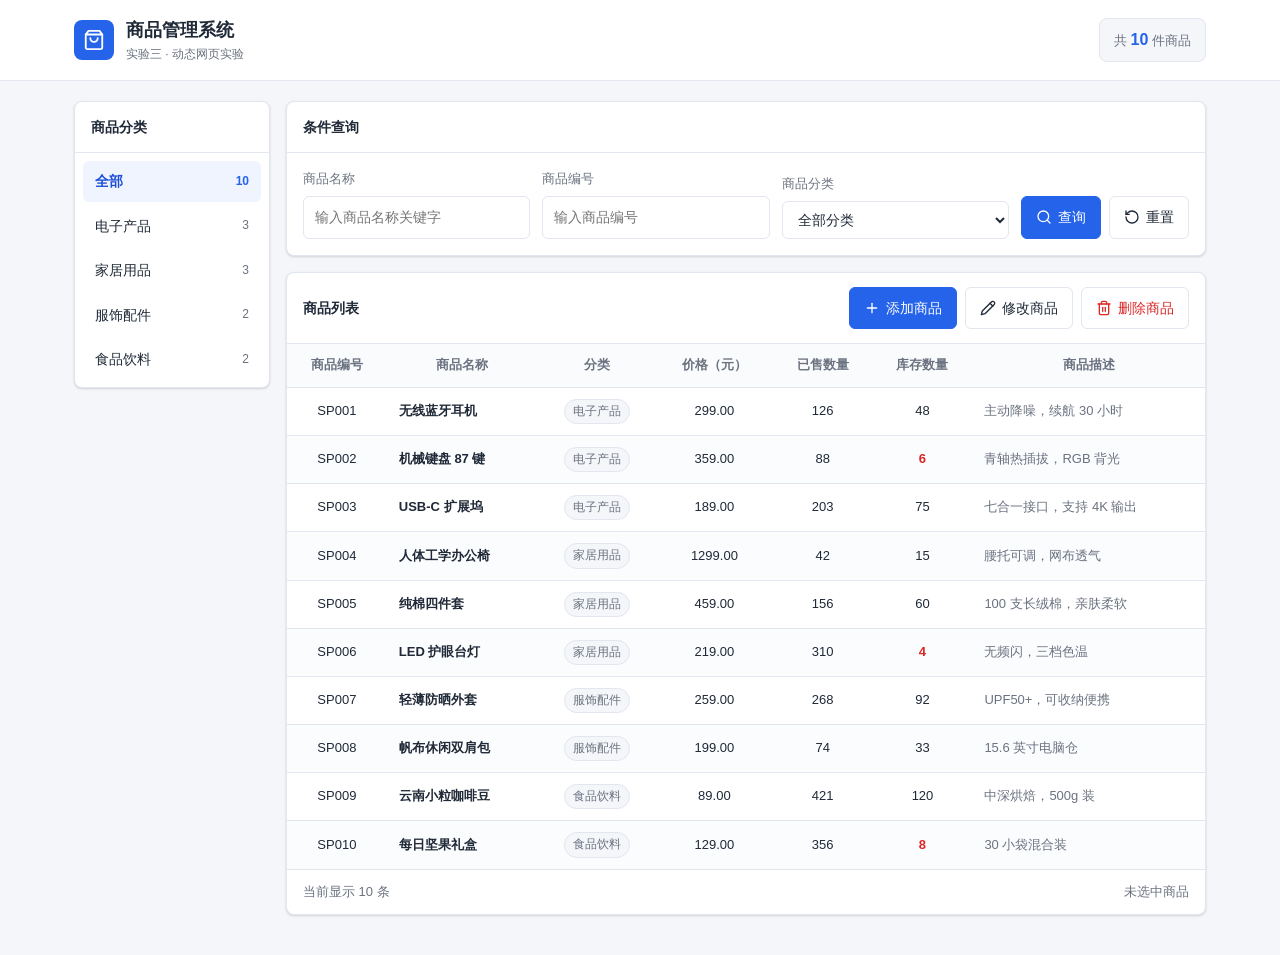
<file: goods/index.html>
<!DOCTYPE html>
<html lang="zh-CN">
<head>
  <meta charset="UTF-8">
  <meta name="viewport" content="width=device-width, initial-scale=1">
  <title>商品管理系统 - 实验三 动态网页</title>
  <style>
    :root {
      --bg: #f4f6f9;
      --panel: #ffffff;
      --border: #e2e6ee;
      --text: #1f2937;
      --muted: #6b7280;
      --accent: #2563eb;
      --accent-dark: #1d4ed8;
      --accent-soft: #eff4ff;
      --danger: #dc2626;
      --danger-soft: #fef2f2;
      --ok: #059669;
      --radius: 8px;
      --shadow: 0 1px 2px rgba(16, 24, 40, .06), 0 1px 3px rgba(16, 24, 40, .1);
    }

    * { box-sizing: border-box; }

    body {
      margin: 0;
      background: var(--bg);
      color: var(--text);
      font: 14px/1.6 "Microsoft YaHei", "PingFang SC", "Segoe UI", Arial, sans-serif;
    }

    h1, h2, p { margin: 0; }

    button { font: inherit; }

    .app-header {
      background: var(--panel);
      border-bottom: 1px solid var(--border);
    }

    .header-inner {
      max-width: 1180px;
      margin: 0 auto;
      padding: 16px 24px;
      display: flex;
      align-items: center;
      justify-content: space-between;
      gap: 16px;
      flex-wrap: wrap;
    }

    .brand {
      display: flex;
      align-items: center;
      gap: 12px;
    }

    .brand-mark {
      width: 40px;
      height: 40px;
      display: grid;
      place-items: center;
      border-radius: var(--radius);
      background: var(--accent);
      color: #fff;
      flex: none;
    }

    .brand h1 { font-size: 18px; font-weight: 700; }

    .brand p { font-size: 12px; color: var(--muted); }

    .header-stat {
      font-size: 13px;
      color: var(--muted);
      background: var(--bg);
      border: 1px solid var(--border);
      border-radius: var(--radius);
      padding: 8px 14px;
    }

    .header-stat strong { color: var(--accent); font-size: 16px; }

    .layout {
      max-width: 1180px;
      margin: 0 auto;
      padding: 20px 24px 40px;
      display: grid;
      grid-template-columns: 196px minmax(0, 1fr);
      gap: 16px;
      align-items: start;
    }

    .panel {
      background: var(--panel);
      border: 1px solid var(--border);
      border-radius: var(--radius);
      box-shadow: var(--shadow);
    }

    .panel > h2 {
      font-size: 14px;
      font-weight: 700;
      padding: 14px 16px;
      border-bottom: 1px solid var(--border);
    }

    .category-menu {
      padding: 8px;
      display: flex;
      flex-direction: column;
      gap: 4px;
    }

    .category-menu button {
      display: flex;
      align-items: center;
      justify-content: space-between;
      gap: 8px;
      width: 100%;
      padding: 9px 12px;
      border: 0;
      border-radius: 6px;
      background: transparent;
      color: var(--text);
      cursor: pointer;
      text-align: left;
    }

    .category-menu button:hover { background: var(--bg); }

    .category-menu button.active {
      background: var(--accent-soft);
      color: var(--accent-dark);
      font-weight: 700;
    }

    .category-menu .count {
      font-size: 12px;
      color: var(--muted);
    }

    .category-menu button.active .count { color: var(--accent); }

    .content {
      display: flex;
      flex-direction: column;
      gap: 16px;
      min-width: 0;
    }

    .query-grid {
      padding: 16px;
      display: grid;
      grid-template-columns: repeat(3, minmax(0, 1fr)) auto;
      gap: 12px;
      align-items: end;
    }

    .field { display: flex; flex-direction: column; gap: 6px; min-width: 0; }

    .field label { font-size: 13px; color: var(--muted); }

    input, select, textarea {
      width: 100%;
      padding: 9px 11px;
      border: 1px solid var(--border);
      border-radius: 6px;
      background: #fff;
      color: var(--text);
      font: inherit;
      outline: none;
    }

    input:focus, select:focus, textarea:focus {
      border-color: var(--accent);
      box-shadow: 0 0 0 3px rgba(37, 99, 235, .12);
    }

    input[readonly] { background: var(--bg); color: var(--muted); }

    textarea { resize: vertical; min-height: 72px; }

    .query-actions { display: flex; gap: 8px; }

    .btn {
      display: inline-flex;
      align-items: center;
      justify-content: center;
      gap: 6px;
      padding: 9px 14px;
      border: 1px solid var(--border);
      border-radius: 6px;
      background: #fff;
      color: var(--text);
      cursor: pointer;
      white-space: nowrap;
    }

    .btn:hover { background: var(--bg); }

    .btn svg { width: 16px; height: 16px; flex: none; }

    .btn-primary {
      background: var(--accent);
      border-color: var(--accent);
      color: #fff;
    }

    .btn-primary:hover { background: var(--accent-dark); border-color: var(--accent-dark); }

    .btn-danger { color: var(--danger); }

    .btn-danger:hover { background: var(--danger-soft); border-color: #fecaca; }

    .table-toolbar {
      padding: 14px 16px;
      display: flex;
      align-items: center;
      justify-content: space-between;
      gap: 12px;
      flex-wrap: wrap;
      border-bottom: 1px solid var(--border);
    }

    .table-toolbar h2 { font-size: 14px; font-weight: 700; }

    .toolbar-actions { display: flex; gap: 8px; flex-wrap: wrap; }

    .table-scroll { overflow-x: auto; }

    table {
      width: 100%;
      min-width: 860px;
      border-collapse: collapse;
      text-align: center;
    }

    th, td {
      padding: 11px 12px;
      border-bottom: 1px solid var(--border);
      vertical-align: middle;
    }

    th {
      background: #fafbfd;
      color: var(--muted);
      font-size: 13px;
      font-weight: 700;
      white-space: nowrap;
      position: sticky;
      top: 0;
      z-index: 1;
    }

    td { font-size: 13px; }

    tbody tr { cursor: pointer; }

    tbody tr:nth-child(even) { background: #fbfcfe; }

    tbody tr:hover { background: var(--accent-soft); }

    tbody tr.selected {
      background: var(--accent-soft);
      box-shadow: inset 3px 0 0 var(--accent);
      font-weight: 600;
    }

    .cell-name { text-align: left; font-weight: 600; }

    .cell-desc {
      text-align: left;
      color: var(--muted);
      max-width: 220px;
      overflow: hidden;
      text-overflow: ellipsis;
      white-space: nowrap;
    }

    .tag {
      display: inline-block;
      padding: 2px 8px;
      border-radius: 999px;
      background: var(--bg);
      border: 1px solid var(--border);
      font-size: 12px;
      color: var(--muted);
    }

    .stock-low { color: var(--danger); font-weight: 700; }

    .empty-row td {
      padding: 40px 12px;
      color: var(--muted);
      cursor: default;
    }

    .table-footer {
      padding: 12px 16px;
      display: flex;
      align-items: center;
      justify-content: space-between;
      gap: 12px;
      flex-wrap: wrap;
      font-size: 13px;
      color: var(--muted);
    }

    #selectionHint strong { color: var(--accent-dark); }

    .form-layer {
      position: fixed;
      inset: 0;
      background: rgba(15, 23, 42, .45);
      display: flex;
      align-items: center;
      justify-content: center;
      padding: 20px;
      z-index: 10;
    }

    .form-layer[hidden] { display: none; }

    .form-panel {
      width: min(640px, 100%);
      max-height: 90vh;
      overflow: auto;
    }

    .form-head {
      padding: 14px 16px;
      display: flex;
      align-items: center;
      justify-content: space-between;
      border-bottom: 1px solid var(--border);
    }

    .form-head h2 { font-size: 15px; }

    .icon-btn {
      width: 30px;
      height: 30px;
      border: 0;
      border-radius: 6px;
      background: transparent;
      color: var(--muted);
      font-size: 20px;
      line-height: 1;
      cursor: pointer;
    }

    .icon-btn:hover { background: var(--bg); color: var(--text); }

    .form-grid {
      padding: 16px;
      display: grid;
      grid-template-columns: repeat(2, minmax(0, 1fr));
      gap: 14px;
    }

    .form-grid .span-2 { grid-column: 1 / -1; }

    .form-error {
      margin: 0 16px;
      padding: 9px 12px;
      border-radius: 6px;
      background: var(--danger-soft);
      color: var(--danger);
      font-size: 13px;
      display: none;
    }

    .form-error.show { display: block; }

    .form-actions {
      padding: 14px 16px 18px;
      display: flex;
      justify-content: flex-end;
      gap: 8px;
    }

    @media (max-width: 900px) {
      .layout { grid-template-columns: 1fr; padding: 16px; }
      .category-menu { flex-direction: row; flex-wrap: wrap; }
      .category-menu button { width: auto; }
      .query-grid { grid-template-columns: 1fr 1fr; }
      .query-actions { grid-column: 1 / -1; }
    }

    @media (max-width: 560px) {
      .header-inner { padding: 14px 16px; }
      .query-grid, .form-grid { grid-template-columns: 1fr; }
      .form-grid .span-2 { grid-column: auto; }
    }
  </style>
</head>
<body>
  <header class="app-header">
    <div class="header-inner">
      <div class="brand">
        <span class="brand-mark" aria-hidden="true">
          <svg viewBox="0 0 24 24" width="22" height="22" fill="none" stroke="currentColor" stroke-width="2" stroke-linecap="round" stroke-linejoin="round">
            <path d="M6 2 3 6v14a2 2 0 0 0 2 2h14a2 2 0 0 0 2-2V6l-3-4Z"/>
            <path d="M3 6h18"/>
            <path d="M16 10a4 4 0 0 1-8 0"/>
          </svg>
        </span>
        <div>
          <h1>商品管理系统</h1>
          <p>实验三 · 动态网页实验</p>
        </div>
      </div>
      <div class="header-stat">共 <strong id="statCount">0</strong> 件商品</div>
    </div>
  </header>

  <main class="layout">
    <aside class="panel">
      <h2>商品分类</h2>
      <nav class="category-menu" id="categoryMenu" aria-label="商品分类"></nav>
    </aside>

    <section class="content">
      <section class="panel">
        <h2>条件查询</h2>
        <div class="query-grid">
          <div class="field">
            <label for="queryName">商品名称</label>
            <input id="queryName" type="text" placeholder="输入商品名称关键字">
          </div>
          <div class="field">
            <label for="queryCode">商品编号</label>
            <input id="queryCode" type="text" placeholder="输入商品编号">
          </div>
          <div class="field">
            <label for="queryCategory">商品分类</label>
            <select id="queryCategory"></select>
          </div>
          <div class="query-actions">
            <button class="btn btn-primary" id="btnSearch" type="button">
              <svg viewBox="0 0 24 24" fill="none" stroke="currentColor" stroke-width="2" stroke-linecap="round" stroke-linejoin="round"><circle cx="11" cy="11" r="8"/><path d="m21 21-4.3-4.3"/></svg>
              查询
            </button>
            <button class="btn" id="btnReset" type="button">
              <svg viewBox="0 0 24 24" fill="none" stroke="currentColor" stroke-width="2" stroke-linecap="round" stroke-linejoin="round"><path d="M3 12a9 9 0 1 0 9-9 9 9 0 0 0-6.4 2.6L3 8"/><path d="M3 3v5h5"/></svg>
              重置
            </button>
          </div>
        </div>
      </section>

      <section class="panel">
        <div class="table-toolbar">
          <h2>商品列表</h2>
          <div class="toolbar-actions">
            <button class="btn btn-primary" id="btnAdd" type="button">
              <svg viewBox="0 0 24 24" fill="none" stroke="currentColor" stroke-width="2" stroke-linecap="round" stroke-linejoin="round"><path d="M5 12h14"/><path d="M12 5v14"/></svg>
              添加商品
            </button>
            <button class="btn" id="btnEdit" type="button">
              <svg viewBox="0 0 24 24" fill="none" stroke="currentColor" stroke-width="2" stroke-linecap="round" stroke-linejoin="round"><path d="M17 3a2.85 2.83 0 1 1 4 4L7.5 20.5 2 22l1.5-5.5Z"/><path d="m15 5 4 4"/></svg>
              修改商品
            </button>
            <button class="btn btn-danger" id="btnDelete" type="button">
              <svg viewBox="0 0 24 24" fill="none" stroke="currentColor" stroke-width="2" stroke-linecap="round" stroke-linejoin="round"><path d="M3 6h18"/><path d="M19 6v14a2 2 0 0 1-2 2H7a2 2 0 0 1-2-2V6"/><path d="M8 6V4a2 2 0 0 1 2-2h4a2 2 0 0 1 2 2v2"/><path d="M10 11v6"/><path d="M14 11v6"/></svg>
              删除商品
            </button>
          </div>
        </div>

        <div class="table-scroll">
          <table>
            <thead>
              <tr>
                <th>商品编号</th>
                <th>商品名称</th>
                <th>分类</th>
                <th>价格（元）</th>
                <th>已售数量</th>
                <th>库存数量</th>
                <th>商品描述</th>
              </tr>
            </thead>
            <tbody id="goodsBody"></tbody>
          </table>
        </div>

        <div class="table-footer">
          <span id="resultCount">当前显示 0 条</span>
          <span id="selectionHint">未选中商品</span>
        </div>
      </section>
    </section>
  </main>

  <div class="form-layer" id="formLayer" hidden>
    <section class="panel form-panel" role="dialog" aria-modal="true" aria-labelledby="formTitle">
      <div class="form-head">
        <h2 id="formTitle">添加商品</h2>
        <button class="icon-btn" id="btnCloseForm" type="button" aria-label="关闭">&times;</button>
      </div>

      <form id="goodsForm" novalidate>
        <div class="form-grid">
          <div class="field">
            <label for="formCode">商品编号 *</label>
            <input id="formCode" type="text" placeholder="如 SP011" maxlength="20">
          </div>
          <div class="field">
            <label for="formName">商品名称 *</label>
            <input id="formName" type="text" placeholder="请输入商品名称" maxlength="30">
          </div>
          <div class="field">
            <label for="formCategory">商品分类 *</label>
            <select id="formCategory"></select>
          </div>
          <div class="field">
            <label for="formPrice">商品价格（元）*</label>
            <input id="formPrice" type="number" min="0.01" step="0.01" placeholder="0.00">
          </div>
          <div class="field">
            <label for="formSold">已售数量 *</label>
            <input id="formSold" type="number" min="0" step="1" placeholder="0">
          </div>
          <div class="field">
            <label for="formStock">库存数量 *</label>
            <input id="formStock" type="number" min="0" step="1" placeholder="0">
          </div>
          <div class="field span-2">
            <label for="formDesc">商品描述</label>
            <textarea id="formDesc" placeholder="选填，简单描述商品特点" maxlength="80"></textarea>
          </div>
        </div>

        <p class="form-error" id="formError"></p>

        <div class="form-actions">
          <button class="btn" id="btnCancel" type="button">取消</button>
          <button class="btn btn-primary" type="submit">保存</button>
        </div>
      </form>
    </section>
  </div>

  <script>
    (function () {
      "use strict";

      var CATEGORIES = ["电子产品", "家居用品", "服饰配件", "食品饮料"];

      var goods = [
        { code: "SP001", name: "无线蓝牙耳机", category: "电子产品", price: 299.00, sold: 126, stock: 48, desc: "主动降噪，续航 30 小时" },
        { code: "SP002", name: "机械键盘 87 键", category: "电子产品", price: 359.00, sold: 88, stock: 6, desc: "青轴热插拔，RGB 背光" },
        { code: "SP003", name: "USB-C 扩展坞", category: "电子产品", price: 189.00, sold: 203, stock: 75, desc: "七合一接口，支持 4K 输出" },
        { code: "SP004", name: "人体工学办公椅", category: "家居用品", price: 1299.00, sold: 42, stock: 15, desc: "腰托可调，网布透气" },
        { code: "SP005", name: "纯棉四件套", category: "家居用品", price: 459.00, sold: 156, stock: 60, desc: "100 支长绒棉，亲肤柔软" },
        { code: "SP006", name: "LED 护眼台灯", category: "家居用品", price: 219.00, sold: 310, stock: 4, desc: "无频闪，三档色温" },
        { code: "SP007", name: "轻薄防晒外套", category: "服饰配件", price: 259.00, sold: 268, stock: 92, desc: "UPF50+，可收纳便携" },
        { code: "SP008", name: "帆布休闲双肩包", category: "服饰配件", price: 199.00, sold: 74, stock: 33, desc: "15.6 英寸电脑仓" },
        { code: "SP009", name: "云南小粒咖啡豆", category: "食品饮料", price: 89.00, sold: 421, stock: 120, desc: "中深烘焙，500g 装" },
        { code: "SP010", name: "每日坚果礼盒", category: "食品饮料", price: 129.00, sold: 356, stock: 8, desc: "30 小袋混合装" }
      ];

      var state = {
        category: "全部",
        keywordName: "",
        keywordCode: "",
        selectedCode: null,
        editingCode: null
      };

      var el = {
        statCount: document.getElementById("statCount"),
        categoryMenu: document.getElementById("categoryMenu"),
        queryName: document.getElementById("queryName"),
        queryCode: document.getElementById("queryCode"),
        queryCategory: document.getElementById("queryCategory"),
        btnSearch: document.getElementById("btnSearch"),
        btnReset: document.getElementById("btnReset"),
        goodsBody: document.getElementById("goodsBody"),
        resultCount: document.getElementById("resultCount"),
        selectionHint: document.getElementById("selectionHint"),
        btnAdd: document.getElementById("btnAdd"),
        btnEdit: document.getElementById("btnEdit"),
        btnDelete: document.getElementById("btnDelete"),
        formLayer: document.getElementById("formLayer"),
        formTitle: document.getElementById("formTitle"),
        goodsForm: document.getElementById("goodsForm"),
        formCode: document.getElementById("formCode"),
        formName: document.getElementById("formName"),
        formCategory: document.getElementById("formCategory"),
        formPrice: document.getElementById("formPrice"),
        formSold: document.getElementById("formSold"),
        formStock: document.getElementById("formStock"),
        formDesc: document.getElementById("formDesc"),
        formError: document.getElementById("formError"),
        btnCloseForm: document.getElementById("btnCloseForm"),
        btnCancel: document.getElementById("btnCancel")
      };

      function escapeHtml(value) {
        return String(value)
          .replace(/&/g, "&amp;")
          .replace(/</g, "&lt;")
          .replace(/>/g, "&gt;")
          .replace(/"/g, "&quot;")
          .replace(/'/g, "&#39;");
      }

      function formatPrice(value) {
        return Number(value).toFixed(2);
      }

      function findGoods(code) {
        for (var i = 0; i < goods.length; i++) {
          if (goods[i].code === code) return goods[i];
        }
        return null;
      }

      function getCategoryCount(category) {
        var total = 0;
        for (var i = 0; i < goods.length; i++) {
          if (category === "全部" || goods[i].category === category) total++;
        }
        return total;
      }

      function getVisibleGoods() {
        var nameKey = state.keywordName.trim().toLowerCase();
        var codeKey = state.keywordCode.trim().toLowerCase();

        return goods.filter(function (item) {
          var matchCategory = state.category === "全部" || item.category === state.category;
          var matchName = !nameKey || item.name.toLowerCase().indexOf(nameKey) !== -1;
          var matchCode = !codeKey || item.code.toLowerCase().indexOf(codeKey) !== -1;
          return matchCategory && matchName && matchCode;
        });
      }

      function renderCategoryMenu() {
        var list = ["全部"].concat(CATEGORIES);
        el.categoryMenu.innerHTML = list.map(function (category) {
          var active = category === state.category ? " active" : "";
          return '<button type="button" class="' + active.trim() + '" data-category="' + escapeHtml(category) + '"' +
            (active ? ' aria-current="true"' : "") + '>' +
            "<span>" + escapeHtml(category) + "</span>" +
            '<span class="count">' + getCategoryCount(category) + "</span>" +
            "</button>";
        }).join("");
      }

      function renderTable() {
        var visible = getVisibleGoods();

        if (state.selectedCode && !findGoods(state.selectedCode)) state.selectedCode = null;
        if (state.selectedCode && !visible.some(function (item) { return item.code === state.selectedCode; })) {
          state.selectedCode = null;
        }

        if (!visible.length) {
          el.goodsBody.innerHTML = '<tr class="empty-row"><td colspan="7">没有符合条件的商品，请调整查询条件后重试</td></tr>';
        } else {
          el.goodsBody.innerHTML = visible.map(function (item) {
            var selected = item.code === state.selectedCode ? " class=\"selected\"" : "";
            var stockClass = item.stock < 10 ? ' class="stock-low"' : "";
            return "<tr" + selected + ' data-code="' + escapeHtml(item.code) + '">' +
              "<td>" + escapeHtml(item.code) + "</td>" +
              '<td class="cell-name">' + escapeHtml(item.name) + "</td>" +
              '<td><span class="tag">' + escapeHtml(item.category) + "</span></td>" +
              "<td>" + formatPrice(item.price) + "</td>" +
              "<td>" + item.sold + "</td>" +
              "<td" + stockClass + ">" + item.stock + "</td>" +
              '<td class="cell-desc" title="' + escapeHtml(item.desc || "无") + '">' + escapeHtml(item.desc || "无") + "</td>" +
              "</tr>";
          }).join("");
        }

        el.statCount.textContent = goods.length;
        el.resultCount.textContent = "当前显示 " + visible.length + " 条";
        renderSelectionHint();
      }

      function renderSelectionHint() {
        if (!state.selectedCode) {
          el.selectionHint.textContent = "未选中商品";
          return;
        }
        var item = findGoods(state.selectedCode);
        el.selectionHint.innerHTML = item
          ? '已选中：<strong>' + escapeHtml(item.name) + "</strong>（" + escapeHtml(item.code) + "）"
          : "未选中商品";
      }

      function renderCategorySelects() {
        var options = CATEGORIES.map(function (category) {
          return '<option value="' + escapeHtml(category) + '">' + escapeHtml(category) + "</option>";
        }).join("");

        el.queryCategory.innerHTML = '<option value="全部">全部分类</option>' + options;
        el.formCategory.innerHTML = options;
        el.queryCategory.value = state.category;
      }

      function selectRow(code) {
        state.selectedCode = code;
        renderTable();
      }

      function requireSelection(action) {
        if (state.selectedCode && findGoods(state.selectedCode)) return findGoods(state.selectedCode);
        alert("请先在商品列表中点击选中一行，再进行" + action + "操作。");
        return null;
      }

      function nextCode() {
        var max = 0;
        goods.forEach(function (item) {
          var matched = /^SP(\d+)$/i.exec(item.code);
          if (matched) max = Math.max(max, Number(matched[1]));
        });
        return "SP" + String(max + 1).padStart(3, "0");
      }

      function openForm(mode, item) {
        state.editingCode = mode === "edit" ? item.code : null;
        el.formTitle.textContent = mode === "edit" ? "修改商品" : "添加商品";
        el.formCode.value = mode === "edit" ? item.code : nextCode();
        el.formCode.readOnly = mode === "edit";
        el.formName.value = mode === "edit" ? item.name : "";
        el.formCategory.value = mode === "edit" ? item.category : CATEGORIES[0];
        el.formPrice.value = mode === "edit" ? item.price : "";
        el.formSold.value = mode === "edit" ? item.sold : "";
        el.formStock.value = mode === "edit" ? item.stock : "";
        el.formDesc.value = mode === "edit" ? item.desc : "";
        el.formError.textContent = "";
        el.formError.classList.remove("show");
        el.formLayer.hidden = false;
        el.formName.focus();
      }

      function closeForm() {
        el.formLayer.hidden = true;
        state.editingCode = null;
        el.goodsForm.reset();
      }

      function showFormError(message) {
        el.formError.textContent = message;
        el.formError.classList.add("show");
      }

      function readForm() {
        return {
          code: el.formCode.value.trim(),
          name: el.formName.value.trim(),
          category: el.formCategory.value,
          price: el.formPrice.value.trim(),
          sold: el.formSold.value.trim(),
          stock: el.formStock.value.trim(),
          desc: el.formDesc.value.trim()
        };
      }

      function validateForm(data, isEdit) {
        if (!data.code) return "商品编号不能为空。";
        if (!isEdit && findGoods(data.code)) return "商品编号已存在，请更换编号。";
        if (!data.name) return "商品名称不能为空。";
        if (!data.category) return "请选择商品分类。";
        if (data.price === "" || isNaN(Number(data.price)) || Number(data.price) <= 0) return "商品价格必须是大于 0 的数字。";
        if (data.sold === "" || !/^\d+$/.test(data.sold)) return "已售数量必须是不小于 0 的整数。";
        if (data.stock === "" || !/^\d+$/.test(data.stock)) return "库存数量必须是不小于 0 的整数。";
        return "";
      }

      function handleSubmit(event) {
        event.preventDefault();
        var data = readForm();
        var isEdit = state.editingCode !== null;
        var message = validateForm(data, isEdit);

        if (message) {
          showFormError(message);
          return;
        }

        var record = {
          code: data.code,
          name: data.name,
          category: data.category,
          price: Number(data.price),
          sold: Number(data.sold),
          stock: Number(data.stock),
          desc: data.desc
        };

        // Keep the saved record visible even when the current filter would hide it.
        function ensureVisible(record) {
          var nameKey = state.keywordName.trim().toLowerCase();
          var codeKey = state.keywordCode.trim().toLowerCase();
          var matched = (state.category === "全部" || record.category === state.category) &&
            (!nameKey || record.name.toLowerCase().indexOf(nameKey) !== -1) &&
            (!codeKey || record.code.toLowerCase().indexOf(codeKey) !== -1);
          if (matched) return;

          state.category = "全部";
          state.keywordName = "";
          state.keywordCode = "";
          el.queryName.value = "";
          el.queryCode.value = "";
          el.queryCategory.value = "全部";
        }

        if (isEdit) {
          var index = goods.findIndex(function (item) { return item.code === state.editingCode; });
          if (index === -1) {
            showFormError("未找到需要修改的商品，请重新选择。");
            return;
          }
          goods[index] = record;
          state.selectedCode = record.code;
          ensureVisible(record);
          closeForm();
          renderCategoryMenu();
          renderTable();
          alert("修改成功！\n商品编号：" + record.code + "\n商品名称：" + record.name + "\n商品价格：" + formatPrice(record.price) + " 元");
        } else {
          goods.push(record);
          state.selectedCode = record.code;
          ensureVisible(record);
          closeForm();
          renderCategoryMenu();
          renderTable();
          alert("添加成功！\n商品编号：" + record.code + "\n商品名称：" + record.name + "\n分类：" + record.category + "\n价格：" + formatPrice(record.price) + " 元");
        }
      }

      function handleDelete() {
        var item = requireSelection("删除");
        if (!item) return;

        if (!confirm("确定要删除商品“" + item.name + "”（" + item.code + "）吗？\n删除后无法恢复。")) return;

        var index = goods.findIndex(function (row) { return row.code === item.code; });
        if (index !== -1) goods.splice(index, 1);
        state.selectedCode = null;
        renderCategoryMenu();
        renderTable();
        alert("删除成功！\n已删除商品：" + item.name + "（" + item.code + "）");
      }

      function handleSearch() {
        state.keywordName = el.queryName.value;
        state.keywordCode = el.queryCode.value;
        state.category = el.queryCategory.value;
        renderCategoryMenu();
        renderTable();
      }

      function handleReset() {
        el.queryName.value = "";
        el.queryCode.value = "";
        el.queryCategory.value = "全部";
        state.keywordName = "";
        state.keywordCode = "";
        state.category = "全部";
        renderCategoryMenu();
        renderTable();
      }

      el.categoryMenu.addEventListener("click", function (event) {
        var button = event.target.closest("button[data-category]");
        if (!button) return;
        state.category = button.getAttribute("data-category");
        el.queryCategory.value = state.category;
        renderCategoryMenu();
        renderTable();
      });

      el.goodsBody.addEventListener("click", function (event) {
        var row = event.target.closest("tr[data-code]");
        if (!row) return;
        selectRow(row.getAttribute("data-code"));
      });

      el.btnSearch.addEventListener("click", handleSearch);
      el.btnReset.addEventListener("click", handleReset);

      el.queryName.addEventListener("keydown", function (event) {
        if (event.key === "Enter") handleSearch();
      });
      el.queryCode.addEventListener("keydown", function (event) {
        if (event.key === "Enter") handleSearch();
      });

      el.btnAdd.addEventListener("click", function () {
        openForm("add", null);
      });

      el.btnEdit.addEventListener("click", function () {
        var item = requireSelection("修改");
        if (item) openForm("edit", item);
      });

      el.btnDelete.addEventListener("click", handleDelete);
      el.goodsForm.addEventListener("submit", handleSubmit);
      el.btnCloseForm.addEventListener("click", closeForm);
      el.btnCancel.addEventListener("click", closeForm);

      el.formLayer.addEventListener("click", function (event) {
        if (event.target === el.formLayer) closeForm();
      });

      document.addEventListener("keydown", function (event) {
        if (event.key === "Escape" && !el.formLayer.hidden) closeForm();
      });

      renderCategorySelects();
      renderCategoryMenu();
      renderTable();
    })();
  </script>
</body>
</html>
</file>
